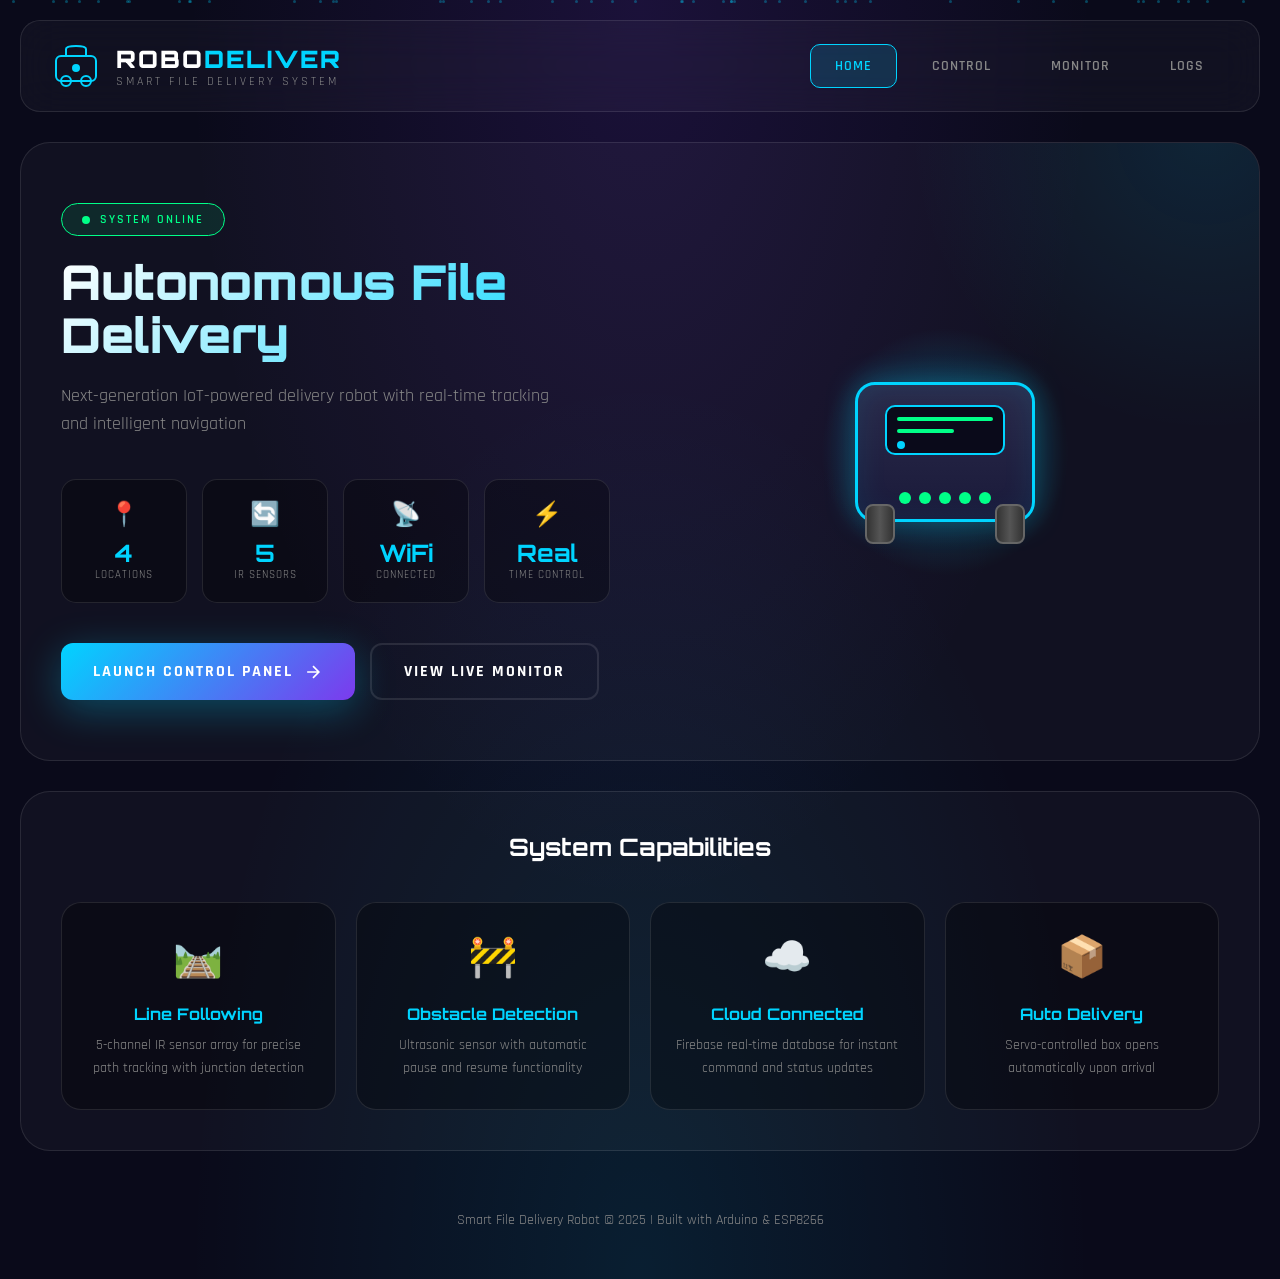
<file: Dashboard/index.html>
<!DOCTYPE html>
<html lang="en">
<head>
    <meta charset="UTF-8">
    <meta name="viewport" content="width=device-width, initial-scale=1.0">
    <title>Smart File Delivery Robot</title>
    <link rel="stylesheet" href="styles.css">
    <link href="https://fonts.googleapis.com/css2?family=Orbitron:wght@400;700;900&family=Rajdhani:wght@400;500;600;700&display=swap" rel="stylesheet">
</head>
<body>
    <div class="particles" id="particles"></div>
    
    <div class="main-container">
        <!-- Header -->
        <header class="header">
            <div class="logo">
                <div class="logo-icon">
                    <svg viewBox="0 0 50 50" fill="none" xmlns="http://www.w3.org/2000/svg">
                        <rect x="5" y="15" width="40" height="25" rx="5" stroke="currentColor" stroke-width="2"/>
                        <circle cx="15" cy="40" r="5" stroke="currentColor" stroke-width="2"/>
                        <circle cx="35" cy="40" r="5" stroke="currentColor" stroke-width="2"/>
                        <path d="M15 15V8C15 6 17 5 25 5C33 5 35 6 35 8V15" stroke="currentColor" stroke-width="2"/>
                        <circle cx="25" cy="27" r="4" fill="currentColor"/>
                    </svg>
                </div>
                <div class="logo-text">
                    <h1>ROBO<span>DELIVER</span></h1>
                    <p>Smart File Delivery System</p>
                </div>
            </div>
            <nav class="nav">
                <a href="index.html" class="nav-link active">Home</a>
                <a href="control.html" class="nav-link">Control</a>
                <a href="monitor.html" class="nav-link">Monitor</a>
                <a href="logs.html" class="nav-link">Logs</a>
            </nav>
        </header>

        <!-- Hero Section -->
        <section class="hero">
            <div class="hero-content">
                <div class="status-badge online">
                    <span class="pulse"></span>
                    <span>System Online</span>
                </div>
                <h2 class="hero-title">Autonomous File Delivery</h2>
                <p class="hero-subtitle">Next-generation IoT-powered delivery robot with real-time tracking and intelligent navigation</p>
                
                <div class="hero-stats">
                    <div class="stat-card">
                        <div class="stat-icon">📍</div>
                        <div class="stat-value">4</div>
                        <div class="stat-label">Locations</div>
                    </div>
                    <div class="stat-card">
                        <div class="stat-icon">🔄</div>
                        <div class="stat-value">5</div>
                        <div class="stat-label">IR Sensors</div>
                    </div>
                    <div class="stat-card">
                        <div class="stat-icon">📡</div>
                        <div class="stat-value">WiFi</div>
                        <div class="stat-label">Connected</div>
                    </div>
                    <div class="stat-card">
                        <div class="stat-icon">⚡</div>
                        <div class="stat-value">Real</div>
                        <div class="stat-label">Time Control</div>
                    </div>
                </div>

                <div class="hero-buttons">
                    <a href="control.html" class="btn btn-primary">
                        <span>Launch Control Panel</span>
                        <svg viewBox="0 0 24 24" fill="none" stroke="currentColor" stroke-width="2">
                            <path d="M5 12h14M12 5l7 7-7 7"/>
                        </svg>
                    </a>
                    <a href="monitor.html" class="btn btn-secondary">
                        <span>View Live Monitor</span>
                    </a>
                </div>
            </div>

            <div class="hero-visual">
                <div class="robot-display">
                    <div class="robot-glow"></div>
                    <div class="robot-body">
                        <div class="robot-screen">
                            <div class="screen-content">
                                <div class="screen-line"></div>
                                <div class="screen-line short"></div>
                                <div class="screen-dot"></div>
                            </div>
                        </div>
                        <div class="robot-sensors">
                            <span class="sensor"></span>
                            <span class="sensor"></span>
                            <span class="sensor"></span>
                            <span class="sensor"></span>
                            <span class="sensor"></span>
                        </div>
                        <div class="robot-wheels">
                            <div class="wheel left"></div>
                            <div class="wheel right"></div>
                        </div>
                    </div>
                </div>
            </div>
        </section>

        <!-- Features Section -->
        <section class="features">
            <h3 class="section-title">System Capabilities</h3>
            <div class="feature-grid">
                <div class="feature-card">
                    <div class="feature-icon">🛤️</div>
                    <h4>Line Following</h4>
                    <p>5-channel IR sensor array for precise path tracking with junction detection</p>
                </div>
                <div class="feature-card">
                    <div class="feature-icon">🚧</div>
                    <h4>Obstacle Detection</h4>
                    <p>Ultrasonic sensor with automatic pause and resume functionality</p>
                </div>
                <div class="feature-card">
                    <div class="feature-icon">☁️</div>
                    <h4>Cloud Connected</h4>
                    <p>Firebase real-time database for instant command and status updates</p>
                </div>
                <div class="feature-card">
                    <div class="feature-icon">📦</div>
                    <h4>Auto Delivery</h4>
                    <p>Servo-controlled box opens automatically upon arrival</p>
                </div>
            </div>
        </section>

        <!-- Footer -->
        <footer class="footer">
            <p>Smart File Delivery Robot &copy; 2025 | Built with Arduino & ESP8266</p>
        </footer>
    </div>

    <script>
        // Create floating particles
        function createParticles() {
            const container = document.getElementById('particles');
            for (let i = 0; i < 50; i++) {
                const particle = document.createElement('div');
                particle.className = 'particle';
                particle.style.left = Math.random() * 100 + '%';
                particle.style.animationDelay = Math.random() * 20 + 's';
                particle.style.animationDuration = (Math.random() * 10 + 10) + 's';
                container.appendChild(particle);
            }
        }
        createParticles();
    </script>
</body>
</html>
</file>
<file: Dashboard/styles.css>
/* ===== GLOBAL STYLES ===== */
* {
    box-sizing: border-box;
    margin: 0;
    padding: 0;
}

:root {
    --primary: #00d4ff;
    --primary-dark: #00a8cc;
    --secondary: #7c3aed;
    --accent: #00ff88;
    --warning: #ffd700;
    --danger: #ff4757;
    --bg-dark: #0a0a1a;
    --bg-card: rgba(255, 255, 255, 0.03);
    --bg-card-hover: rgba(255, 255, 255, 0.08);
    --border: rgba(255, 255, 255, 0.1);
    --text: #ffffff;
    --text-muted: #888;
}

body {
    font-family: 'Rajdhani', sans-serif;
    background: var(--bg-dark);
    background-image: 
        radial-gradient(ellipse at top, rgba(124, 58, 237, 0.15) 0%, transparent 50%),
        radial-gradient(ellipse at bottom, rgba(0, 212, 255, 0.1) 0%, transparent 50%);
    min-height: 100vh;
    color: var(--text);
    overflow-x: hidden;
}

/* ===== PARTICLES ===== */
.particles {
    position: fixed;
    top: 0;
    left: 0;
    width: 100%;
    height: 100%;
    pointer-events: none;
    z-index: 0;
}

.particle {
    position: absolute;
    width: 3px;
    height: 3px;
    background: var(--primary);
    border-radius: 50%;
    opacity: 0.3;
    animation: float-up linear infinite;
}

@keyframes float-up {
    0% {
        transform: translateY(100vh) scale(0);
        opacity: 0;
    }
    10% {
        opacity: 0.3;
    }
    90% {
        opacity: 0.3;
    }
    100% {
        transform: translateY(-100vh) scale(1);
        opacity: 0;
    }
}

/* ===== CONTAINER ===== */
.main-container {
    position: relative;
    z-index: 1;
    max-width: 1400px;
    margin: 0 auto;
    padding: 20px;
}

/* ===== HEADER ===== */
.header {
    display: flex;
    justify-content: space-between;
    align-items: center;
    padding: 20px 30px;
    background: var(--bg-card);
    border: 1px solid var(--border);
    border-radius: 20px;
    backdrop-filter: blur(20px);
    margin-bottom: 30px;
}

.logo {
    display: flex;
    align-items: center;
    gap: 15px;
}

.logo-icon {
    width: 50px;
    height: 50px;
    color: var(--primary);
    animation: pulse-glow 2s ease-in-out infinite;
}

@keyframes pulse-glow {
    0%, 100% { filter: drop-shadow(0 0 5px var(--primary)); }
    50% { filter: drop-shadow(0 0 20px var(--primary)); }
}

.logo-text h1 {
    font-family: 'Orbitron', sans-serif;
    font-size: 24px;
    font-weight: 900;
    letter-spacing: 2px;
    color: var(--text);
}

.logo-text h1 span {
    color: var(--primary);
}

.logo-text p {
    font-size: 12px;
    color: var(--text-muted);
    letter-spacing: 3px;
    text-transform: uppercase;
}

.nav {
    display: flex;
    gap: 10px;
}

.nav-link {
    padding: 12px 24px;
    color: var(--text-muted);
    text-decoration: none;
    font-weight: 600;
    font-size: 14px;
    letter-spacing: 1px;
    text-transform: uppercase;
    border-radius: 10px;
    transition: all 0.3s ease;
    border: 1px solid transparent;
}

.nav-link:hover {
    color: var(--primary);
    background: rgba(0, 212, 255, 0.1);
}

.nav-link.active {
    color: var(--primary);
    background: rgba(0, 212, 255, 0.15);
    border-color: var(--primary);
}

/* ===== HERO SECTION ===== */
.hero {
    display: grid;
    grid-template-columns: 1fr 1fr;
    gap: 60px;
    align-items: center;
    padding: 60px 40px;
    background: var(--bg-card);
    border: 1px solid var(--border);
    border-radius: 30px;
    margin-bottom: 30px;
    overflow: hidden;
    position: relative;
}

.hero::before {
    content: '';
    position: absolute;
    top: -50%;
    right: -20%;
    width: 600px;
    height: 600px;
    background: radial-gradient(circle, rgba(0, 212, 255, 0.1) 0%, transparent 70%);
    pointer-events: none;
}

.status-badge {
    display: inline-flex;
    align-items: center;
    gap: 10px;
    padding: 8px 20px;
    background: rgba(0, 255, 136, 0.1);
    border: 1px solid var(--accent);
    border-radius: 50px;
    font-size: 12px;
    font-weight: 600;
    text-transform: uppercase;
    letter-spacing: 2px;
    color: var(--accent);
    margin-bottom: 20px;
}

.status-badge .pulse {
    width: 8px;
    height: 8px;
    background: var(--accent);
    border-radius: 50%;
    animation: pulse 1.5s ease-in-out infinite;
}

@keyframes pulse {
    0%, 100% { transform: scale(1); opacity: 1; }
    50% { transform: scale(1.5); opacity: 0.5; }
}

.hero-title {
    font-family: 'Orbitron', sans-serif;
    font-size: 48px;
    font-weight: 900;
    line-height: 1.1;
    margin-bottom: 20px;
    background: linear-gradient(135deg, var(--text) 0%, var(--primary) 100%);
    -webkit-background-clip: text;
    -webkit-text-fill-color: transparent;
    background-clip: text;
}

.hero-subtitle {
    font-size: 18px;
    color: var(--text-muted);
    line-height: 1.6;
    margin-bottom: 40px;
    max-width: 500px;
}

.hero-stats {
    display: grid;
    grid-template-columns: repeat(4, 1fr);
    gap: 15px;
    margin-bottom: 40px;
}

.stat-card {
    background: rgba(0, 0, 0, 0.3);
    border: 1px solid var(--border);
    border-radius: 15px;
    padding: 20px 15px;
    text-align: center;
    transition: all 0.3s ease;
}

.stat-card:hover {
    border-color: var(--primary);
    transform: translateY(-5px);
}

.stat-icon {
    font-size: 24px;
    margin-bottom: 8px;
}

.stat-value {
    font-family: 'Orbitron', sans-serif;
    font-size: 24px;
    font-weight: 700;
    color: var(--primary);
}

.stat-label {
    font-size: 11px;
    color: var(--text-muted);
    text-transform: uppercase;
    letter-spacing: 1px;
}

.hero-buttons {
    display: flex;
    gap: 15px;
}

.btn {
    display: inline-flex;
    align-items: center;
    gap: 10px;
    padding: 16px 32px;
    font-family: 'Rajdhani', sans-serif;
    font-size: 16px;
    font-weight: 700;
    text-decoration: none;
    text-transform: uppercase;
    letter-spacing: 2px;
    border-radius: 12px;
    transition: all 0.3s ease;
    cursor: pointer;
    border: none;
}

.btn svg {
    width: 20px;
    height: 20px;
}

.btn-primary {
    background: linear-gradient(135deg, var(--primary) 0%, var(--secondary) 100%);
    color: white;
    box-shadow: 0 10px 40px rgba(0, 212, 255, 0.3);
}

.btn-primary:hover {
    transform: translateY(-3px);
    box-shadow: 0 15px 50px rgba(0, 212, 255, 0.4);
}

.btn-secondary {
    background: transparent;
    color: var(--text);
    border: 2px solid var(--border);
}

.btn-secondary:hover {
    border-color: var(--primary);
    color: var(--primary);
}

/* ===== ROBOT DISPLAY ===== */
.hero-visual {
    display: flex;
    justify-content: center;
    align-items: center;
}

.robot-display {
    position: relative;
    width: 300px;
    height: 300px;
}

.robot-glow {
    position: absolute;
    top: 50%;
    left: 50%;
    transform: translate(-50%, -50%);
    width: 250px;
    height: 250px;
    background: radial-gradient(circle, rgba(0, 212, 255, 0.3) 0%, transparent 70%);
    animation: glow-pulse 3s ease-in-out infinite;
}

@keyframes glow-pulse {
    0%, 100% { transform: translate(-50%, -50%) scale(1); opacity: 0.5; }
    50% { transform: translate(-50%, -50%) scale(1.2); opacity: 0.8; }
}

.robot-body {
    position: absolute;
    top: 50%;
    left: 50%;
    transform: translate(-50%, -50%);
    width: 180px;
    height: 140px;
    background: linear-gradient(180deg, #2a2a4a 0%, #1a1a3a 100%);
    border: 3px solid var(--primary);
    border-radius: 20px;
    box-shadow: 
        0 0 30px rgba(0, 212, 255, 0.3),
        inset 0 0 30px rgba(0, 212, 255, 0.1);
}

.robot-screen {
    position: absolute;
    top: 20px;
    left: 50%;
    transform: translateX(-50%);
    width: 120px;
    height: 50px;
    background: #0a0a1a;
    border: 2px solid var(--primary);
    border-radius: 10px;
    overflow: hidden;
}

.screen-content {
    padding: 10px;
}

.screen-line {
    height: 4px;
    background: var(--accent);
    border-radius: 2px;
    margin-bottom: 8px;
    animation: scan 2s ease-in-out infinite;
}

.screen-line.short {
    width: 60%;
}

@keyframes scan {
    0%, 100% { opacity: 1; }
    50% { opacity: 0.3; }
}

.screen-dot {
    width: 8px;
    height: 8px;
    background: var(--primary);
    border-radius: 50%;
    animation: blink 1s ease-in-out infinite;
}

@keyframes blink {
    0%, 100% { opacity: 1; }
    50% { opacity: 0; }
}

.robot-sensors {
    position: absolute;
    bottom: 15px;
    left: 50%;
    transform: translateX(-50%);
    display: flex;
    gap: 8px;
}

.sensor {
    width: 12px;
    height: 12px;
    background: var(--accent);
    border-radius: 50%;
    animation: sensor-pulse 1.5s ease-in-out infinite;
}

.sensor:nth-child(1) { animation-delay: 0s; }
.sensor:nth-child(2) { animation-delay: 0.1s; }
.sensor:nth-child(3) { animation-delay: 0.2s; }
.sensor:nth-child(4) { animation-delay: 0.3s; }
.sensor:nth-child(5) { animation-delay: 0.4s; }

@keyframes sensor-pulse {
    0%, 100% { background: var(--accent); box-shadow: 0 0 10px var(--accent); }
    50% { background: #004422; box-shadow: none; }
}

.robot-wheels {
    position: absolute;
    bottom: -25px;
    left: 50%;
    transform: translateX(-50%);
    display: flex;
    gap: 100px;
}

.wheel {
    width: 30px;
    height: 40px;
    background: linear-gradient(90deg, #333 0%, #555 50%, #333 100%);
    border-radius: 8px;
    border: 2px solid #666;
}

/* ===== FEATURES ===== */
.features {
    padding: 40px;
    background: var(--bg-card);
    border: 1px solid var(--border);
    border-radius: 30px;
    margin-bottom: 30px;
}

.section-title {
    font-family: 'Orbitron', sans-serif;
    font-size: 24px;
    text-align: center;
    margin-bottom: 40px;
    color: var(--text);
}

.feature-grid {
    display: grid;
    grid-template-columns: repeat(4, 1fr);
    gap: 20px;
}

.feature-card {
    background: rgba(0, 0, 0, 0.3);
    border: 1px solid var(--border);
    border-radius: 20px;
    padding: 30px 25px;
    text-align: center;
    transition: all 0.3s ease;
}

.feature-card:hover {
    border-color: var(--primary);
    transform: translateY(-10px);
    box-shadow: 0 20px 40px rgba(0, 0, 0, 0.3);
}

.feature-icon {
    font-size: 40px;
    margin-bottom: 20px;
}

.feature-card h4 {
    font-family: 'Orbitron', sans-serif;
    font-size: 16px;
    margin-bottom: 10px;
    color: var(--primary);
}

.feature-card p {
    font-size: 14px;
    color: var(--text-muted);
    line-height: 1.6;
}

/* ===== FOOTER ===== */
.footer {
    text-align: center;
    padding: 30px;
    color: var(--text-muted);
    font-size: 14px;
}

/* ===== CONTROL PAGE SPECIFIC ===== */
.control-grid {
    display: grid;
    grid-template-columns: 1fr 1fr;
    gap: 30px;
    margin-bottom: 30px;
}

.panel {
    background: var(--bg-card);
    border: 1px solid var(--border);
    border-radius: 25px;
    padding: 30px;
    backdrop-filter: blur(20px);
}

.panel-title {
    font-family: 'Orbitron', sans-serif;
    font-size: 18px;
    color: var(--primary);
    margin-bottom: 25px;
    display: flex;
    align-items: center;
    gap: 10px;
}

/* ===== TRACK MAP ===== */
.track-container {
    position: relative;
    width: 100%;
    max-width: 350px;
    margin: 0 auto;
    aspect-ratio: 1;
}

.track-map {
    position: relative;
    width: 100%;
    height: 100%;
}

.track-line {
    position: absolute;
    background: linear-gradient(90deg, var(--border), rgba(0, 212, 255, 0.3), var(--border));
    border-radius: 2px;
}

.line-v-top { width: 4px; height: 30%; left: 50%; top: 20%; transform: translateX(-50%); }
.line-v-bottom { width: 4px; height: 30%; left: 50%; bottom: 15%; transform: translateX(-50%); }
.line-h-left { width: 30%; height: 4px; left: 10%; top: 50%; transform: translateY(-50%); }
.line-h-right { width: 30%; height: 4px; right: 10%; top: 50%; transform: translateY(-50%); }

.track-node {
    position: absolute;
    width: 70px;
    height: 70px;
    border-radius: 50%;
    display: flex;
    flex-direction: column;
    align-items: center;
    justify-content: center;
    font-weight: 700;
    font-size: 11px;
    text-transform: uppercase;
    letter-spacing: 1px;
    transition: all 0.4s ease;
    border: 3px solid var(--border);
    background: rgba(0, 0, 0, 0.5);
    cursor: default;
}

.track-node .node-icon {
    font-size: 20px;
    margin-bottom: 2px;
}

.node-base { left: 50%; bottom: 5%; transform: translateX(-50%); }
.node-a { left: 5%; top: 50%; transform: translateY(-50%); }
.node-b { right: 5%; top: 50%; transform: translateY(-50%); }
.node-c { left: 50%; top: 5%; transform: translateX(-50%); }
.node-junction { 
    left: 50%; 
    top: 50%; 
    transform: translate(-50%, -50%); 
    width: 40px; 
    height: 40px;
    background: rgba(124, 58, 237, 0.3);
    border-color: var(--secondary);
}

.track-node.active {
    border-color: var(--accent);
    background: rgba(0, 255, 136, 0.2);
    box-shadow: 0 0 30px rgba(0, 255, 136, 0.5);
    animation: node-pulse 2s ease-in-out infinite;
}

@keyframes node-pulse {
    0%, 100% { box-shadow: 0 0 30px rgba(0, 255, 136, 0.5); }
    50% { box-shadow: 0 0 50px rgba(0, 255, 136, 0.8); }
}

.track-node.target {
    border-color: var(--warning);
    box-shadow: 0 0 25px rgba(255, 215, 0, 0.5);
}

.track-node.in-queue {
    border-color: var(--secondary);
}

/* ===== DESTINATION BUTTONS ===== */
.dest-grid {
    display: grid;
    grid-template-columns: repeat(3, 1fr);
    gap: 12px;
    margin-bottom: 20px;
}

.dest-btn {
    padding: 20px 15px;
    background: rgba(0, 0, 0, 0.3);
    border: 2px solid var(--border);
    border-radius: 15px;
    color: var(--text);
    font-family: 'Rajdhani', sans-serif;
    font-size: 14px;
    font-weight: 700;
    text-transform: uppercase;
    letter-spacing: 1px;
    cursor: pointer;
    transition: all 0.3s ease;
}

.dest-btn:hover {
    border-color: var(--primary);
    background: rgba(0, 212, 255, 0.1);
    transform: translateY(-3px);
}

.dest-btn.room-a:hover { border-color: #ff6b6b; background: rgba(255, 107, 107, 0.1); }
.dest-btn.room-b:hover { border-color: #4ecdc4; background: rgba(78, 205, 196, 0.1); }
.dest-btn.room-c:hover { border-color: #ffe66d; background: rgba(255, 230, 109, 0.1); }

/* ===== ROUTE BUILDER ===== */
.route-display {
    min-height: 80px;
    background: rgba(0, 0, 0, 0.3);
    border: 2px dashed var(--border);
    border-radius: 15px;
    padding: 20px;
    display: flex;
    flex-wrap: wrap;
    align-items: center;
    gap: 12px;
    margin-bottom: 20px;
}

.route-placeholder {
    width: 100%;
    text-align: center;
    color: var(--text-muted);
    font-style: italic;
}

.route-step {
    display: flex;
    align-items: center;
    gap: 8px;
    padding: 10px 18px;
    background: linear-gradient(135deg, var(--secondary) 0%, var(--primary) 100%);
    border-radius: 25px;
    font-weight: 600;
    font-size: 13px;
}

.route-step .remove-btn {
    width: 22px;
    height: 22px;
    background: rgba(255, 255, 255, 0.2);
    border: none;
    border-radius: 50%;
    color: white;
    cursor: pointer;
    font-size: 14px;
    display: flex;
    align-items: center;
    justify-content: center;
    transition: all 0.2s ease;
}

.route-step .remove-btn:hover {
    background: var(--danger);
}

.route-arrow {
    color: var(--primary);
    font-size: 24px;
    font-weight: bold;
}

/* ===== ACTION BUTTONS ===== */
.action-buttons {
    display: grid;
    grid-template-columns: 1fr 1fr;
    gap: 15px;
}

.action-buttons .btn {
    justify-content: center;
    padding: 18px;
}

.btn-go {
    background: linear-gradient(135deg, var(--accent) 0%, #00b894 100%);
    color: #000;
    grid-column: span 2;
    font-size: 18px;
}

.btn-go:disabled {
    background: #333;
    color: #666;
    cursor: not-allowed;
    transform: none;
    box-shadow: none;
}

.btn-clear {
    background: rgba(255, 71, 87, 0.1);
    border: 2px solid var(--danger);
    color: var(--danger);
}

.btn-home {
    background: rgba(0, 212, 255, 0.1);
    border: 2px solid var(--primary);
    color: var(--primary);
}

/* ===== STATUS PANEL ===== */
.status-display {
    text-align: center;
    padding: 30px;
}

.status-label {
    font-size: 12px;
    color: var(--text-muted);
    text-transform: uppercase;
    letter-spacing: 3px;
    margin-bottom: 10px;
}

.status-value {
    font-family: 'Orbitron', sans-serif;
    font-size: 42px;
    font-weight: 900;
    color: var(--primary);
    margin-bottom: 20px;
}

.status-location {
    font-size: 18px;
    color: var(--warning);
    margin-bottom: 15px;
}

.status-queue {
    font-size: 14px;
    color: var(--text-muted);
}

.connection-status {
    display: flex;
    align-items: center;
    justify-content: center;
    gap: 10px;
    margin-top: 20px;
    padding: 10px 20px;
    background: rgba(0, 0, 0, 0.3);
    border-radius: 10px;
}

.connection-dot {
    width: 10px;
    height: 10px;
    background: var(--danger);
    border-radius: 50%;
    transition: all 0.3s ease;
}

.connection-dot.connected {
    background: var(--accent);
    box-shadow: 0 0 10px var(--accent);
}

/* ===== OBSTACLE WARNING ===== */
.obstacle-warning {
    display: none;
    background: rgba(255, 71, 87, 0.1);
    border: 2px solid var(--danger);
    border-radius: 15px;
    padding: 20px;
    text-align: center;
    margin-top: 20px;
    animation: warning-flash 1s ease-in-out infinite;
}

@keyframes warning-flash {
    0%, 100% { opacity: 1; }
    50% { opacity: 0.7; }
}

.obstacle-warning.show {
    display: block;
}

/* ===== LOG PANEL ===== */
.log-container {
    height: 300px;
    background: rgba(0, 0, 0, 0.5);
    border-radius: 15px;
    padding: 20px;
    overflow-y: auto;
    font-family: 'Courier New', monospace;
    font-size: 13px;
}

.log-entry {
    padding: 8px 0;
    border-bottom: 1px solid var(--border);
    display: flex;
    gap: 10px;
}

.log-time {
    color: var(--text-muted);
    min-width: 80px;
}

.log-entry.success { color: var(--accent); }
.log-entry.error { color: var(--danger); }
.log-entry.warning { color: var(--warning); }

/* ===== MONITOR PAGE ===== */
.monitor-grid {
    display: grid;
    grid-template-columns: repeat(3, 1fr);
    gap: 20px;
    margin-bottom: 30px;
}

.monitor-card {
    background: var(--bg-card);
    border: 1px solid var(--border);
    border-radius: 20px;
    padding: 25px;
    text-align: center;
}

.monitor-card .value {
    font-family: 'Orbitron', sans-serif;
    font-size: 36px;
    font-weight: 700;
    color: var(--primary);
    margin: 15px 0;
}

.monitor-card .label {
    font-size: 12px;
    color: var(--text-muted);
    text-transform: uppercase;
    letter-spacing: 2px;
}

.sensor-display {
    display: flex;
    justify-content: center;
    gap: 15px;
    margin: 20px 0;
}

.sensor-indicator {
    width: 40px;
    height: 40px;
    border-radius: 50%;
    background: rgba(0, 0, 0, 0.5);
    border: 3px solid var(--border);
    display: flex;
    align-items: center;
    justify-content: center;
    font-size: 12px;
    font-weight: 700;
    transition: all 0.3s ease;
}

.sensor-indicator.active {
    background: var(--accent);
    border-color: var(--accent);
    color: #000;
    box-shadow: 0 0 15px var(--accent);
}

/* ===== RESPONSIVE ===== */
@media (max-width: 1200px) {
    .hero {
        grid-template-columns: 1fr;
        text-align: center;
    }
    
    .hero-subtitle {
        margin: 0 auto 40px;
    }
    
    .hero-buttons {
        justify-content: center;
    }
    
    .hero-visual {
        display: none;
    }
    
    .feature-grid {
        grid-template-columns: repeat(2, 1fr);
    }
    
    .control-grid {
        grid-template-columns: 1fr;
    }
}

@media (max-width: 768px) {
    .header {
        flex-direction: column;
        gap: 20px;
    }
    
    .nav {
        flex-wrap: wrap;
        justify-content: center;
    }
    
    .hero-title {
        font-size: 32px;
    }
    
    .hero-stats {
        grid-template-columns: repeat(2, 1fr);
    }
    
    .feature-grid {
        grid-template-columns: 1fr;
    }
    
    .dest-grid {
        grid-template-columns: 1fr;
    }
    
    .monitor-grid {
        grid-template-columns: 1fr;
    }
}
</file>
